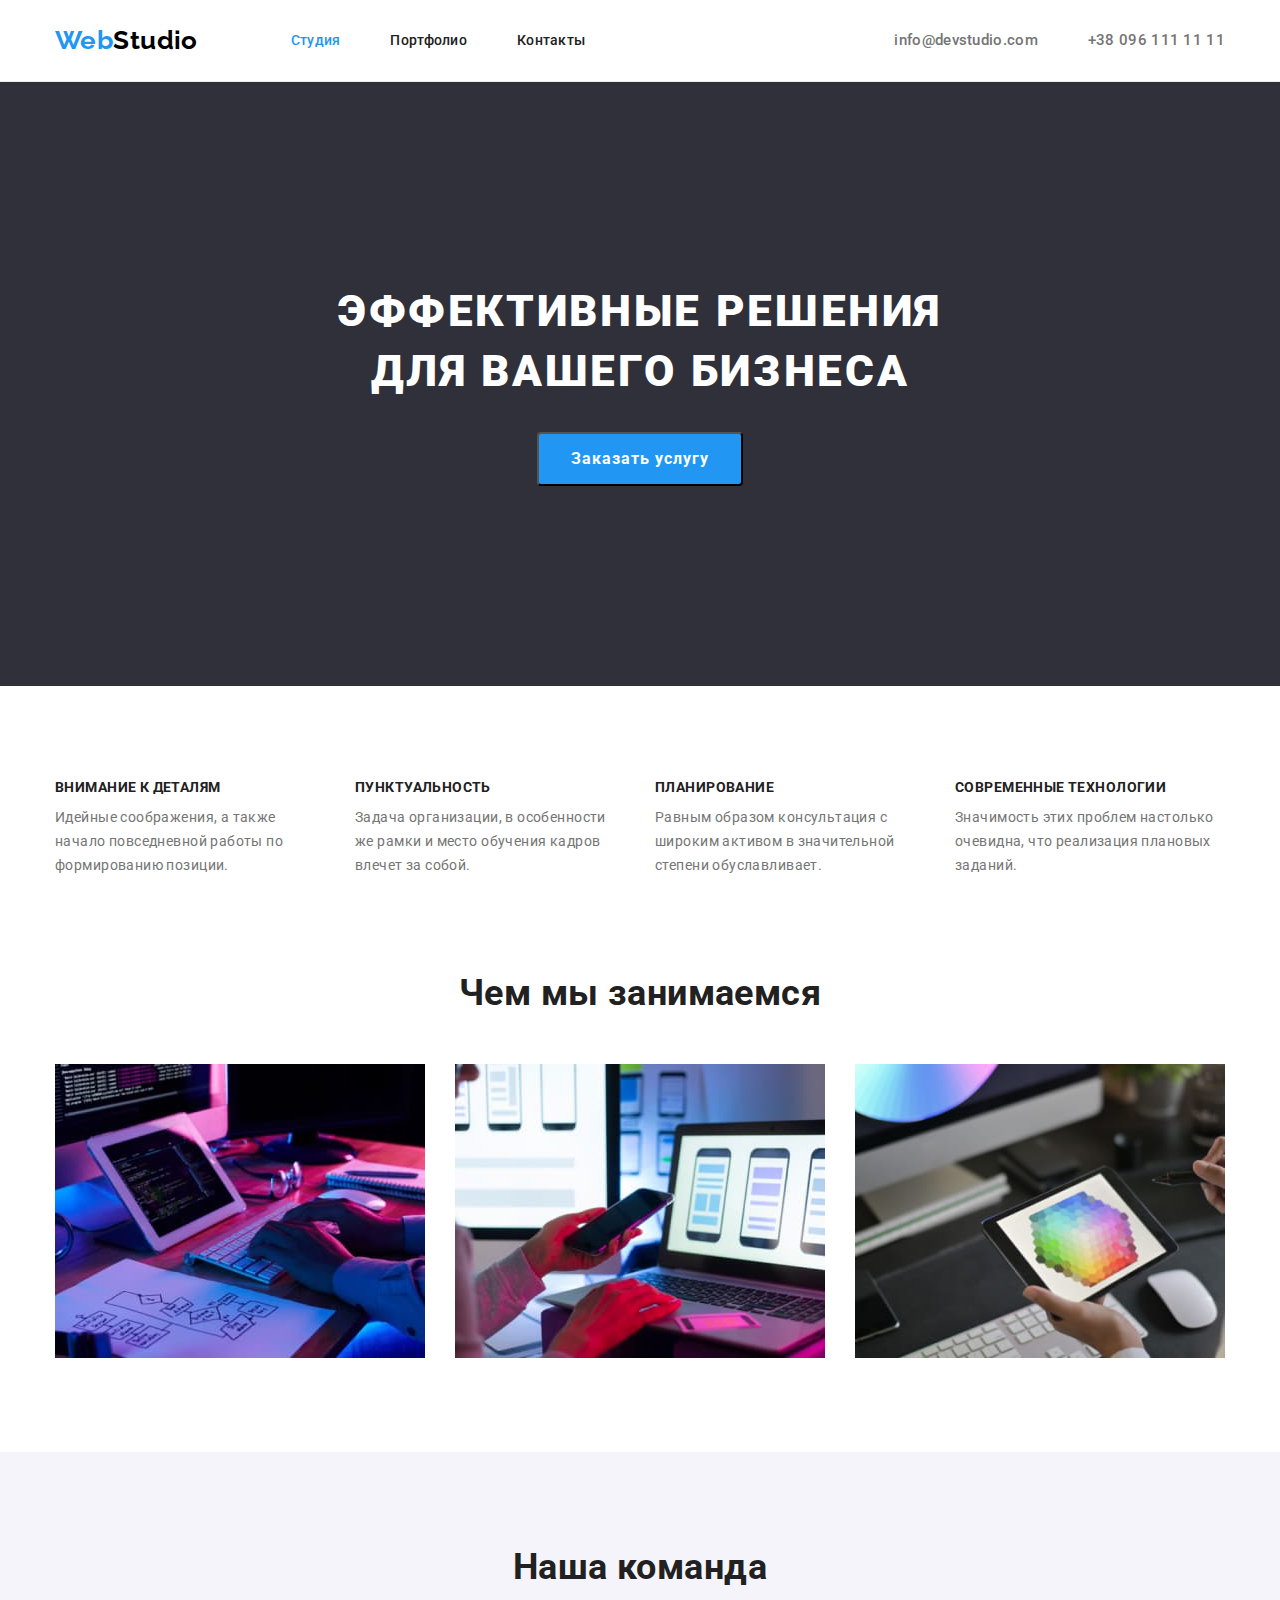
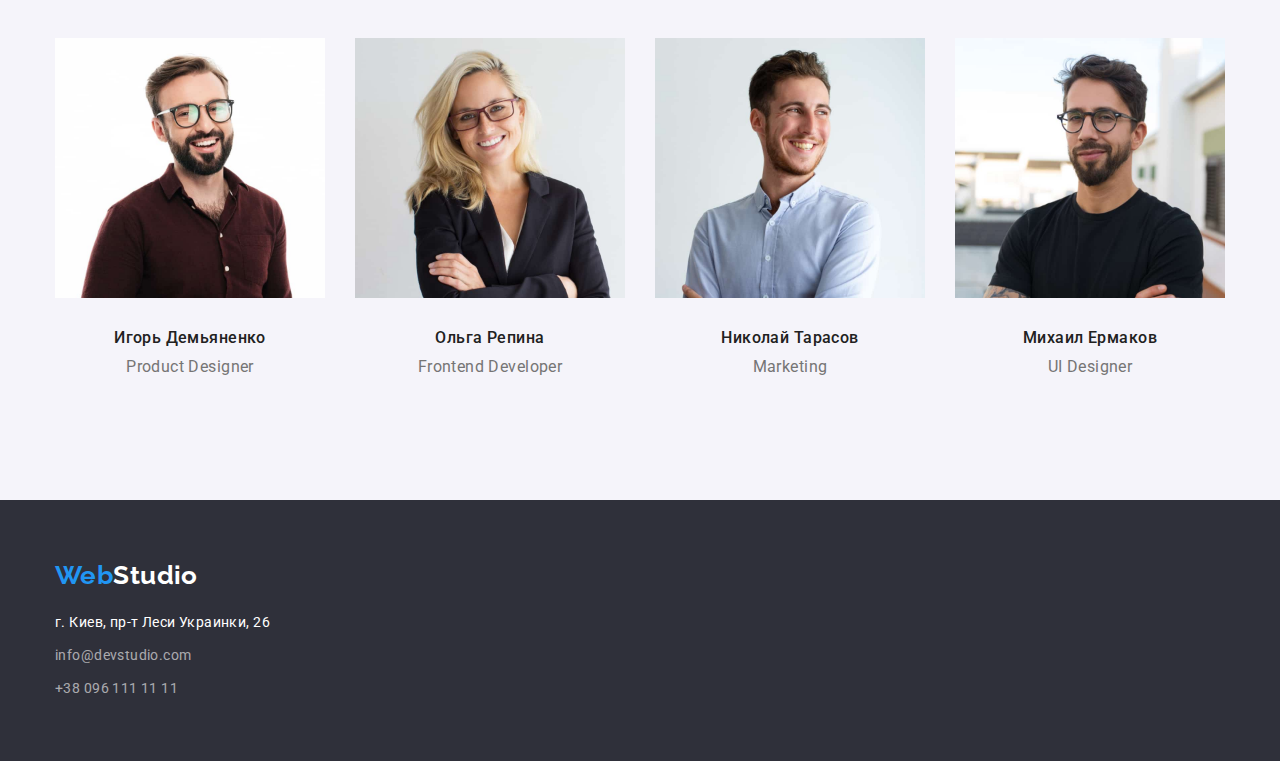
<file: index.html>
<!DOCTYPE html>
<html lang="ru">
  <head>
    <meta charset="UTF-8" />
    <meta http-equiv="X-UA-Compatible" content="IE=edge" />
    <meta name="viewport" content="width=device-width, initial-scale=1.0" />
    <title>Document</title>
    <link rel="preconnect" href="https://fonts.googleapis.com" />
    <link rel="preconnect" href="https://fonts.gstatic.com" crossorigin />
    <link
      href="https://fonts.googleapis.com/css2?family=Raleway:wght@700&family=Roboto:wght@400;500;700;900&display=swap"
      rel="stylesheet"
    />
    <link
      href="https://cdnjs.cloudflare.com/ajax/libs/modern-normalize/1.1.0/modern-normalize.min.css"
      rel="stylesheet"
    />
    <link rel="stylesheet" href="./css/styles.css" />
  </head>
  <body>
    <header class="header">
      <div class="container header-container">
        <nav class="main-nav">
          <a class="link logo" href="./index.html"><span class="logo-web">Web</span>Studio</a>
          <ul class="site-nav list">
            <li class="item"><a href="./index.html" class="link active">Студия</a></li>
            <li class="item"><a href="./portfolio.html" class="link">Портфолио</a></li>
            <li class="item"><a href="" class="link">Контакты</a></li>
          </ul>
        </nav>
        <ul class="address-nav list">
          <li class="item">
            <a href="mailto:info@devstudio.com" class="link">info@devstudio.com</a>
          </li>
          <li class="item"><a href="tel:+380961111111" class="link">+38 096 111 11 11</a></li>
        </ul>
      </div>
    </header>
    <main>
      <!-- Hero -->
      <section class="hero">
        <div class="hero-title-container">
          <h1 class="hero-title">Эффективные решения для вашего бизнеса</h1>
        </div>
        <button type="button" class="hero-button">Заказать услугу</button>
      </section>
      <!-- Benefits section -->
      <section class="section">
        <div class="container">
          <h2 class="visually-hidden">Преимущества</h2>
          <ul class="list benefit-list">
            <li class="item">
              <h3 class="title">Внимание к деталям</h3>
              <p class="description">
                Идейные соображения, а также начало повседневной работы по формированию позиции.
              </p>
            </li>
            <li class="item">
              <h3 class="title">Пунктуальность</h3>
              <p class="description">
                Задача организации, в особенности же рамки и место обучения кадров влечет за собой.
              </p>
            </li>
            <li class="item">
              <h3 class="title">Планирование</h3>
              <p class="description">
                Равным образом консультация с широким активом в значительной степени обуславливает.
              </p>
            </li>
            <li class="item">
              <h3 class="title">Современные технологии</h3>
              <p class="description">
                Значимость этих проблем настолько очевидна, что реализация плановых заданий.
              </p>
            </li>
          </ul>
        </div>
      </section>
      <!-- Our work -->
      <section class="section no-top-padding">
        <div class="container">
          <h2 class="section-title centered">Чем мы занимаемся</h2>
          <ul class="list work-list">
            <li class="item">
              <a href=""
                ><img src="./images/work/laptop.jpg" alt="Laptop markup" width="370" height="294"
              /></a>
            </li>
            <li class="item">
              <a href=""
                ><img src="./images/work/mobile.jpg" alt="Mobile markup" width="370" height="294"
              /></a>
            </li>
            <li class="item">
              <a href=""
                ><img src="./images/work/tablet.jpg" alt="Tablet markup" width="370" height="294"
              /></a>
            </li>
          </ul>
        </div>
      </section>
      <!-- Our team -->
      <section class="section team">
        <div class="container">
          <h2 class="section-title centered">Наша команда</h2>
          <ul class="list team-list">
            <li class="item">
              <a href="" class="link"
                ><img
                  src="./images/team/team-IgorDemianenko.jpg"
                  alt="Игорь Демьяненко"
                  width="270"
                  height="260"
              /></a>
              <div class="team-item-bottom">
                <h3 class="name">Игорь Демьяненко</h3>
                <p class="profession">Product Designer</p>
              </div>
            </li>
            <li class="item">
              <a href=""
                ><img
                  src="./images/team/team-OlgaRepina.jpg"
                  alt="Ольга Репина"
                  width="270"
                  height="260"
              /></a>
              <div class="team-item-bottom">
                <h3 class="name">Ольга Репина</h3>
                <p class="profession">Frontend Developer</p>
              </div>
            </li>
            <li class="item">
              <a href=""
                ><img
                  src="./images/team/team-NikolajTarasov.jpg"
                  alt="Николай Тарасов"
                  width="270"
                  height="260"
              /></a>
              <div class="team-item-bottom">
                <h3 class="name">Николай Тарасов</h3>
                <p class="profession">Marketing</p>
              </div>
            </li>
            <li class="item">
              <a href=""
                ><img
                  src="./images/team/team-MihailErmakov.jpg"
                  alt="Михаил Ермаков"
                  width="270"
                  height="260"
              /></a>
              <div class="team-item-bottom">
                <h3 class="name">Михаил Ермаков</h3>
                <p class="profession">UI Designer</p>
              </div>
            </li>
          </ul>
        </div>
      </section>
    </main>
    <footer class="footer">
      <div class="container">
        <a class="link footer-logo" href="./index.html"><span class="logo-web">Web</span>Studio</a>
        <ul class="footer-address-nav list">
          <li class="footer-item">
            <address class="link address">г. Киев, пр-т Леси Украинки, 26</address>
          </li>
          <li class="footer-item">
            <a href="mailto:info@devstudio.com" class="link">info@devstudio.com</a>
          </li>
          <li class="footer-item">
            <a href="tel:+380961111111" class="link">+38 096 111 11 11</a>
          </li>
        </ul>
      </div>
    </footer>
  </body>
</html>
</file>
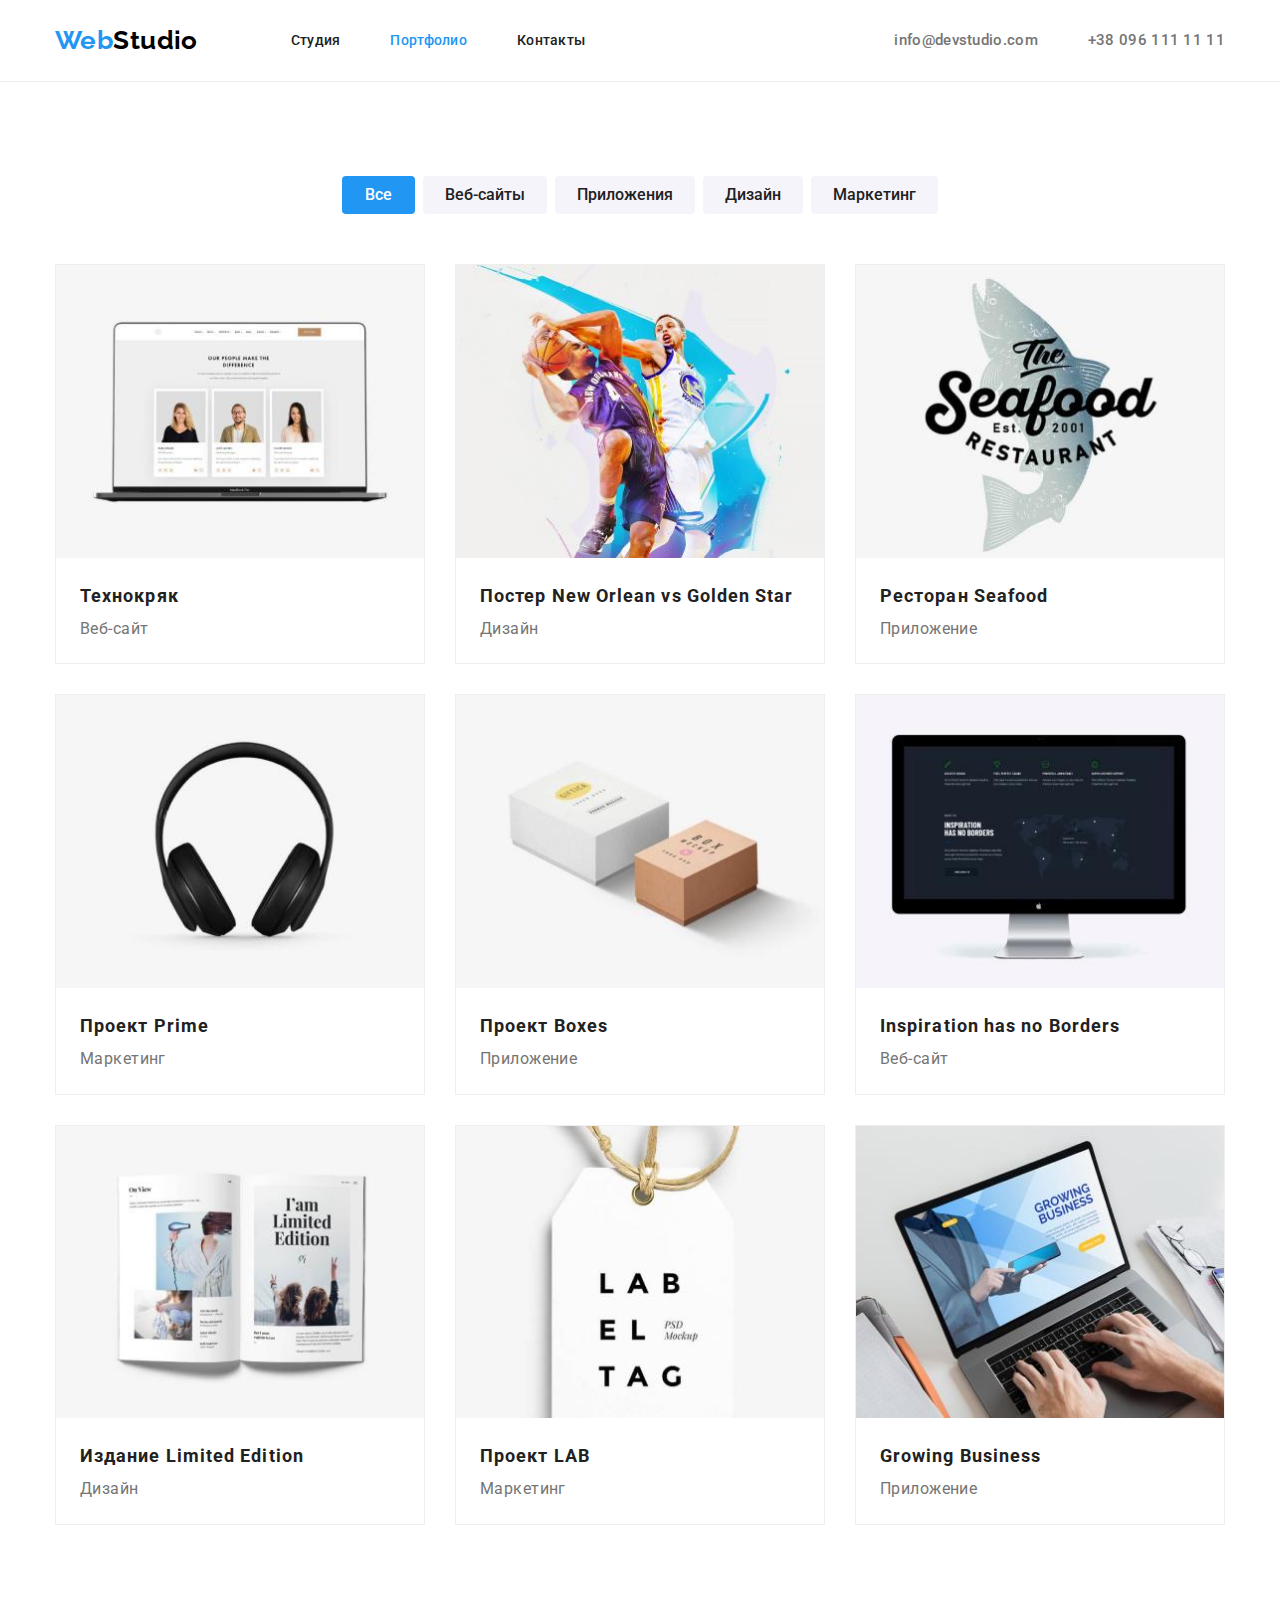
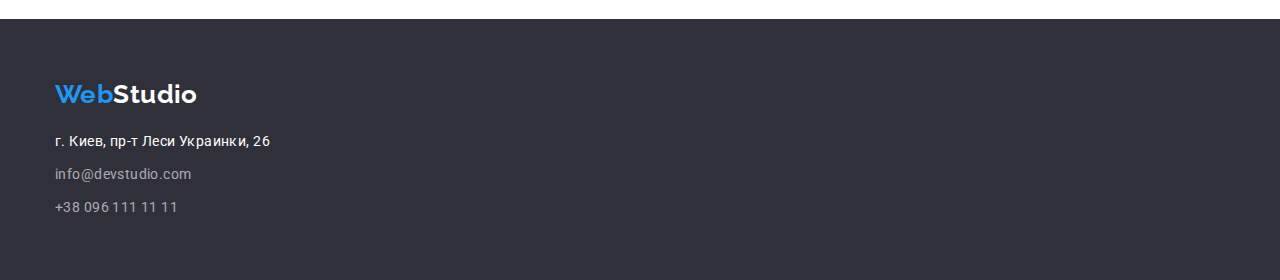
<file: portfolio.html>
<!DOCTYPE html>
<html lang="ru">
  <head>
    <meta charset="UTF-8" />
    <meta http-equiv="X-UA-Compatible" content="IE=edge" />
    <meta name="viewport" content="width=device-width, initial-scale=1.0" />
    <title>Document</title>
    <link rel="preconnect" href="https://fonts.googleapis.com" />
    <link rel="preconnect" href="https://fonts.gstatic.com" crossorigin />
    <link
      href="https://fonts.googleapis.com/css2?family=Raleway:wght@700&family=Roboto:wght@400;500;700;900&display=swap"
      rel="stylesheet"
    />
    <link
      rel="stylesheet"
      href="https://cdnjs.cloudflare.com/ajax/libs/modern-normalize/1.1.0/modern-normalize.min.css"
    />
    <link rel="stylesheet" href="./css/styles.css" />
  </head>
  <body>
    <header class="header">
      <div class="container header-container">
        <nav class="main-nav">
          <a class="link logo" href="./index.html"><span class="logo-web">Web</span>Studio</a>
          <ul class="site-nav list">
            <li class="item"><a href="./index.html" class="link">Студия</a></li>
            <li class="item"><a href="./portfolio.html" class="link active">Портфолио</a></li>
            <li class="item"><a href="" class="link">Контакты</a></li>
          </ul>
        </nav>
        <ul class="address-nav list">
          <li class="item">
            <a href="mailto:info@devstudio.com" class="link">info@devstudio.com</a>
          </li>
          <li class="item"><a href="tel:+380961111111" class="link">+38 096 111 11 11</a></li>
        </ul>
      </div>
    </header>
    <main>
      <!-- Projects -->
      <section class="section">
        <div class="container">
          <h1 class="section-title visually-hidden">Наши проекты</h1>
          <ul class="list filter-list">
            <li class="item"><button type="button" class="button primary">Все</button></li>
            <li class="item"><button type="button" class="button">Веб-сайты</button></li>
            <li class="item"><button type="button" class="button">Приложения</button></li>
            <li class="item"><button type="button" class="button">Дизайн</button></li>
            <li class="item"><button type="button" class="button">Маркетинг</button></li>
          </ul>
          <ul class="list project-list">
            <li class="item">
              <a href="" class="link">
                <img
                  src="./images/projects/projects-img1.jpg"
                  alt="Портфолио членов команды"
                  width="370"
                  height="294"
                />
                <div class="project-item-bottom">
                  <h2 class="title">Технокряк</h2>
                  <p class="description">Веб-сайт</p>
                </div>
              </a>
            </li>
            <li class="item">
              <a href="" class="link">
                <img
                  src="./images/projects/projects-img2.jpg"
                  alt="Баскетбольный постер"
                  width="370"
                  height="294"
                />
                <div class="project-item-bottom">
                  <h2 class="title">Постер New Orlean vs Golden Star</h2>
                  <p class="description">Дизайн</p>
                </div>
              </a>
            </li>
            <li class="item">
              <a href="" class="link">
                <img
                  src="./images/projects/projects-img3.jpg"
                  alt="Логотип ресторана"
                  width="370"
                  height="294"
                />
                <div class="project-item-bottom">
                  <h2 class="title">Ресторан Seafood</h2>
                  <p class="description">Приложение</p>
                </div>
              </a>
            </li>
            <li class="item">
              <a href="" class="link">
                <img
                  src="./images/projects/projects-img4.jpg"
                  alt="Наушники"
                  width="370"
                  height="294"
                />
                <div class="project-item-bottom">
                  <h2 class="title">Проект Prime</h2>
                  <p class="description">Маркетинг</p>
                </div>
              </a>
            </li>
            <li class="item">
              <a href="" class="link">
                <img
                  alt="Коробки"
                  src="./images/projects/projects-img5.jpg"
                  width="370"
                  height="294"
                />
                <div class="project-item-bottom">
                  <h2 class="title">Проект Boxes</h2>
                  <p class="description">Приложение</p>
                </div>
              </a>
            </li>
            <li class="item">
              <a href="" class="link">
                <img
                  src="./images/projects/projects-img6.jpg"
                  alt="Монитор"
                  width="370"
                  height="294"
                />
                <div class="project-item-bottom">
                  <h2 class="title">Inspiration has no Borders</h2>
                  <p class="description">Веб-сайт</p>
                </div>
              </a>
            </li>
            <li class="item">
              <a href="" class="link">
                <img
                  src="./images/projects/projects-img7.jpg"
                  alt="Книга"
                  width="370"
                  height="294"
                />
                <div class="project-item-bottom">
                  <h2 class="title">Издание Limited Edition</h2>
                  <p class="description">Дизайн</p>
                </div>
              </a>
            </li>
            <li class="item">
              <a href="" class="link">
                <img
                  src="./images/projects/projects-img8.jpg"
                  alt="Визитка"
                  width="370"
                  height="294"
                />
                <div class="project-item-bottom">
                  <h2 class="title">Проект LAB</h2>
                  <p class="description">Маркетинг</p>
                </div>
              </a>
            </li>
            <li class="item">
              <a href="" class="link">
                <img
                  src="./images/projects/projects-img9.jpg"
                  alt="Ноутбук"
                  width="370"
                  height="294"
                />
                <div class="project-item-bottom">
                  <h2 class="title">Growing Business</h2>
                  <p class="description">Приложение</p>
                </div>
              </a>
            </li>
          </ul>
        </div>
      </section>
    </main>
    <footer class="footer">
      <div class="container">
        <a class="link footer-logo" href="./index.html"><span class="logo-web">Web</span>Studio</a>
        <ul class="footer-address-nav list">
          <li class="footer-item">
            <address class="link address">г. Киев, пр-т Леси Украинки, 26</address>
          </li>
          <li class="footer-item">
            <a href="mailto:info@devstudio.com" class="link">info@devstudio.com</a>
          </li>
          <li class="footer-item">
            <a href="tel:+380961111111" class="link">+38 096 111 11 11</a>
          </li>
        </ul>
      </div>
    </footer>
  </body>
</html>
</file>
<file: css/styles.css>
:root {
  --primary-text-color: #757575;
  --title-text-color: #212121;
  --accent-color: #2196f3;
  --primary-white-color: #ffffff;
  --primary-bg-color: #f5f4fa;
  --secondary-bg-color: #2f303a;
}

/* Reset styles */
h1,
h2,
h3,
h4,
h5,
h6,
p {
  margin: 0;
}

img {
  display: block;
  max-width: 100%;
  height: auto;
}

body {
  background-color: var(--primary-white-color);
  color: var(--primary-text-color);

  font-family: Roboto, sans-serif;
  letter-spacing: 0.03em;
  font-size: 14px;
}

.container {
  width: 1200px;
  padding-left: 15px;
  padding-right: 15px;
  margin: 0 auto;
}

.visually-hidden {
  clip: rect(0 0 0 0);
  clip-path: inset(50%);
  height: 1px;
  overflow: hidden;
  position: absolute;
  white-space: nowrap;
  width: 1px;
}

/* List */

.list {
  margin: 0;
  padding: 0;
  list-style: none;
}

/* Link */

.link {
  text-decoration: none;
}

/* Button */

.button {
  min-width: 73px;
  padding: 6px 22px;
  border: none;
  border-radius: 4px;
  cursor: pointer;
  background-color: var(--primary-bg-color);
  color: var(--title-text-color);
  font-family: Roboto;
  font-weight: 500;
  font-size: 16px;
  line-height: 1.63;
  text-align: center;
}

.button.primary {
  background-color: var(--accent-color);
  color: var(--primary-white-color);
}

.button.secondary {
  background-color: var(--primary-bg-color);
  color: var(--title-text-color);
}

.button:hover,
.button:focus {
  background-color: var(--accent-color);
  color: var(--primary-white-color);
}

/* Logo */

.logo {
  margin-right: 93px;
  padding-top: 24px;
  padding-bottom: 25px;

  color: #000000;
  font-family: Raleway;
  font-weight: 700;
  font-size: 26px;
  line-height: 1.19;
}

.logo-web {
  color: var(--accent-color);
}

/* Header */

.header {
  border-bottom: 1px solid #ececec;
}

/* Main nav */

.header-container {
  display: flex;
  align-items: center;
}

.main-nav {
  display: flex;
  align-items: center;
}

/* Site nav */

.site-nav {
  display: flex;
}

.site-nav .item + .item {
  margin-left: 50px;
}

.site-nav .link {
  display: block;
  padding-top: 32px;
  padding-bottom: 32px;

  color: var(--title-text-color);
  font-weight: 500;
  line-height: 1.14;
  letter-spacing: 0.02em;
}

.site-nav .active {
  color: var(--accent-color);
}

.site-nav .link:hover,
.site-nav .link:focus {
  color: var(--accent-color);
}

.address-nav {
  display: flex;
  margin-left: auto;
}

.address-nav .item + .item {
  margin-left: 50px;
}

.address-nav .link {
  display: block;
  padding-top: 32px;
  padding-bottom: 32px;

  color: var(--primary-text-color);
  font-weight: 500;
  font-size: 15px;
  line-height: 1.14;
  letter-spacing: 0.02em;
}

.address-nav .link:hover,
.address-nav .link:focus {
  color: var(--accent-color);
}

.mail:hover {
  color: var(--accent-color);
}

/* Hero */

.hero {
  padding-top: 200px;
  padding-bottom: 200px;
  text-align: center;
  background-color: var(--secondary-bg-color);
}

.hero-title-container {
  width: 696px;
  margin-right: auto;
  margin-left: auto;
  margin-bottom: 30px;
}

.hero-title {
  margin-top: 0;
  margin-bottom: 30px;

  color: var(--primary-white-color);
  font-weight: 900;
  font-size: 44px;
  line-height: 1.36;
  text-align: center;
  letter-spacing: 0.06em;
  text-transform: uppercase;
}

.hero-button {
  display: inline-block;
  border-radius: 4px;
  padding: 10px 32px;
  min-width: 200px;

  cursor: pointer;
  color: var(--primary-white-color);
  font-weight: 700;
  font-size: 16px;
  line-height: 1.88;
  letter-spacing: 0.06em;
  background-color: var(--accent-color);
  text-align: center;
}

.hero-button:hover {
  background-color: #188ce8;
}

/* Section */

.section {
  padding-top: 94px;
  padding-bottom: 94px;
}

.section.no-top-padding {
  padding-top: 0;
}

.section-title {
  margin-top: 0;
  margin-bottom: 50px;

  color: var(--title-text-color);
  font-weight: 700;
  font-size: 36px;
  line-height: 1.17;
  text-align: center;
}

.section-title.centered {
  text-align: center;
}

/* Benefits */

.benefit-list {
  display: flex;
  flex-wrap: wrap;
  margin-left: -30px;
}

.benefit-list .item {
  width: 270px;
  margin-left: 30px;
}

.benefit-list .title {
  margin-top: 0;
  margin-bottom: 10px;

  color: var(--title-text-color);
  font-weight: 700;
  font-size: 14px;
  line-height: 1.14;
  text-transform: uppercase;
}

.benefit-list .description {
  line-height: 1.71;
}

/* Work */

.work-list {
  display: flex;
  flex-wrap: wrap;
  margin-left: -30px;
}

.work-list .item {
  margin-left: 30px;
}

/* Team */

.team {
  background-color: var(--primary-bg-color);
}

.team-list {
  display: flex;
  flex-wrap: wrap;
  margin-left: -30px;
}

.team-list .item {
  flex-basis: calc(100% / 4-30px);
  margin-left: 30px;
}

.team-list .name {
  margin-bottom: 10px;

  color: var(--title-text-color);
  font-weight: 500;
  font-size: 16px;
  line-height: 1.19;
  text-align: center;
}

.team-list .profession {
  font-size: 16px;
  line-height: 1.19;
  text-align: center;
}

.team-item-bottom {
  padding-top: 30px;
  padding-bottom: 30px;
}

/* Projects */

.filter-list {
  display: flex;
  justify-content: center;
  margin-bottom: 50px;
  margin-left: -8px;
}

.filter-list .item {
  flex-basis: calc(100% / 5-8px);
  margin-left: 8px;
}

.project-list {
  display: flex;
  flex-wrap: wrap;
  margin-left: -30px;
  margin-bottom: -30px;
}

.project-list .item {
  width: 370px;
  margin-left: 30px;
  margin-bottom: 30px;
  border: 1px solid #eeeeee;
}

.project-list .title {
  color: var(--title-text-color);
  font-weight: 700;
  font-size: 18px;
  line-height: 2;
  letter-spacing: 0.06em;
}

.project-list .description {
  color: var(--primary-text-color);
  font-size: 16px;
  line-height: 1.87;
}

.project-item-bottom {
  padding: 20px 24px;
}

/* Footer */

.footer {
  padding-top: 60px;
  padding-bottom: 60px;
  background-color: var(--secondary-bg-color);
}

.footer-logo {
  display: block;
  margin-bottom: 20px;

  font-family: Raleway;
  font-weight: 700;
  font-size: 26px;
  line-height: 1.19;
  color: var(--primary-white-color);
}

.footer-item:not(:last-child) {
  margin-bottom: 9px;
}

.footer-address-nav .link {
  font-style: normal;
  color: rgba(255, 255, 255, 0.6);
  line-height: 1.71;
}

.link.address {
  color: var(--primary-white-color);
}

.footer-address-nav .link:hover,
.footer-address-nav .link:focus {
  color: var(--accent-color);
}
</file>
